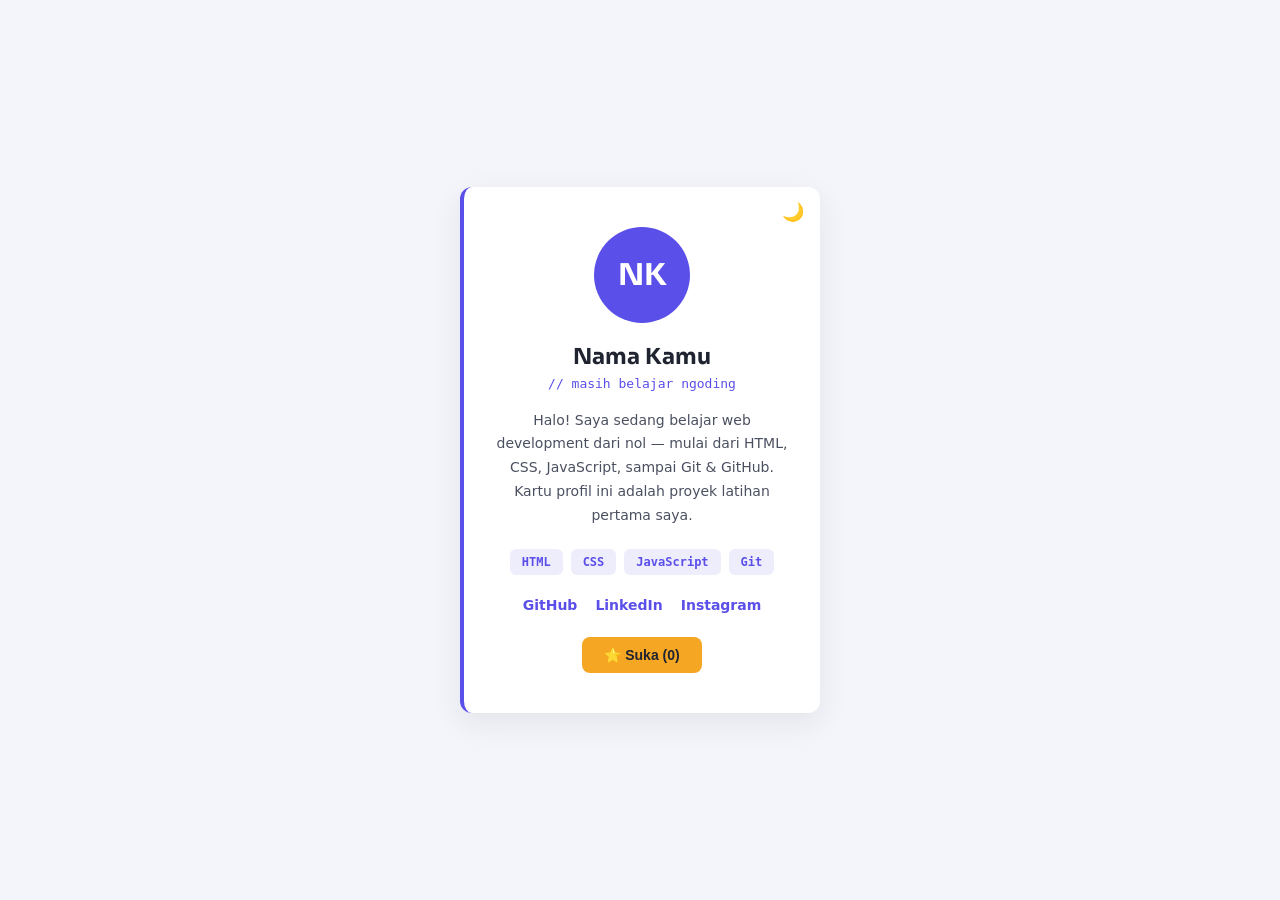
<file: Kartu/index.html>
<!DOCTYPE html>
<html lang="id">
<head>
  <meta charset="UTF-8">
  <meta name="viewport" content="width=device-width, initial-scale=1.0">
  <title>Kartu Profil — Nama Kamu</title>
  <link rel="preconnect" href="https://fonts.googleapis.com">
  <link href="https://fonts.googleapis.com/css2?family=Sora:wght@600;700&display=swap" rel="stylesheet">
  <link rel="stylesheet" href="style.css">
</head>
<body>
  <div class="card">
    <button id="toggle-tema" class="toggle-tema" aria-label="Ganti mode gelap/terang">🌙</button>

    <div class="avatar">NK</div>

    <h1>Nama Kamu</h1>
    <p class="tagline">// masih belajar ngoding</p>

    <p class="bio">
      Halo! Saya sedang belajar web development dari nol — mulai dari HTML, CSS,
      JavaScript, sampai Git &amp; GitHub. Kartu profil ini adalah proyek latihan pertama saya.
    </p>

    <ul class="skills">
      <li class="skill-tag">HTML</li>
      <li class="skill-tag">CSS</li>
      <li class="skill-tag">JavaScript</li>
      <li class="skill-tag">Git</li>
    </ul>

    <div class="social-links">
      <a href="#" target="_blank" rel="noopener">GitHub</a>
      <a href="#" target="_blank" rel="noopener">LinkedIn</a>
      <a href="#" target="_blank" rel="noopener">Instagram</a>
    </div>

    <button id="like-button" class="like-button">
      ⭐ Suka (<span id="like-count">0</span>)
    </button>
  </div>

  <script src="script.js"></script>
</body>
</html>
</file>
<file: Kartu/style.css>
/* ===== Reset dasar ===== */
* {
  margin: 0;
  padding: 0;
  box-sizing: border-box;
}

body {
  font-family: system-ui, -apple-system, "Segoe UI", Roboto, sans-serif;
  background-color: #f4f5fa;
  color: #1f2430;
  display: flex;
  justify-content: center;
  align-items: center;
  min-height: 100vh;
  padding: 20px;
  transition: background-color 0.3s ease, color 0.3s ease;
}

/* ===== Kartu utama ===== */
.card {
  position: relative;
  background-color: #ffffff;
  border-left: 4px solid #5b4fe9;
  padding: 40px 32px;
  border-radius: 12px;
  box-shadow: 0 10px 30px rgba(31, 36, 48, 0.08);
  text-align: center;
  max-width: 360px;
  width: 100%;
  transition: background-color 0.3s ease, color 0.3s ease;
}

/* Avatar bulat berisi inisial nama */
.avatar {
  width: 96px;
  height: 96px;
  border-radius: 50%;
  background: #5b4fe9;
  color: white;
  display: flex;
  align-items: center;
  justify-content: center;
  font-family: "Sora", system-ui, sans-serif;
  font-size: 30px;
  font-weight: 700;
  margin: 0 auto 20px;
}

.card h1 {
  font-family: "Sora", system-ui, sans-serif;
  font-size: 22px;
  font-weight: 700;
  margin-bottom: 6px;
}

.tagline {
  font-family: ui-monospace, "SF Mono", Menlo, Consolas, monospace;
  font-size: 13px;
  color: #5b4fe9;
  margin-bottom: 18px;
}

.bio {
  font-size: 14px;
  line-height: 1.7;
  color: #4b5060;
  margin-bottom: 22px;
}

/* ===== Daftar skill ===== */
.skills {
  list-style: none;
  display: flex;
  flex-wrap: wrap;
  justify-content: center;
  gap: 8px;
  margin-bottom: 22px;
}

.skill-tag {
  font-family: ui-monospace, "SF Mono", Menlo, Consolas, monospace;
  background-color: #eeedfc;
  color: #5b4fe9;
  padding: 6px 12px;
  border-radius: 6px;
  font-size: 12px;
  font-weight: 600;
}

/* ===== Link sosial media ===== */
.social-links {
  display: flex;
  justify-content: center;
  gap: 18px;
  margin-bottom: 24px;
}

.social-links a {
  color: #5b4fe9;
  text-decoration: none;
  font-size: 14px;
  font-weight: 600;
}

.social-links a:hover {
  text-decoration: underline;
}

/* ===== Tombol-tombol ===== */
.like-button {
  background-color: #f5a623;
  color: #1f2430;
  border: none;
  padding: 10px 22px;
  border-radius: 8px;
  font-size: 14px;
  font-weight: 700;
  cursor: pointer;
  transition: transform 0.15s ease;
}

.like-button:hover {
  transform: translateY(-2px);
}

.toggle-tema {
  position: absolute;
  top: 16px;
  right: 16px;
  background: none;
  border: none;
  font-size: 18px;
  cursor: pointer;
  line-height: 1;
}

/* ===== Fokus keyboard, penting untuk aksesibilitas ===== */
button:focus-visible,
a:focus-visible {
  outline: 2px solid #5b4fe9;
  outline-offset: 2px;
}

/* ===== Mode gelap ===== */
body.dark {
  background-color: #12172b;
  color: #f1f2f6;
}

body.dark .card {
  background-color: #1b2140;
  border-left-color: #8b7ff5;
  box-shadow: 0 10px 30px rgba(0, 0, 0, 0.35);
}

body.dark .avatar {
  background: #8b7ff5;
}

body.dark .tagline {
  color: #8b7ff5;
}

body.dark .bio {
  color: #b8bedb;
}

body.dark .skill-tag {
  background-color: #2a2f52;
  color: #b7aeff;
}

body.dark .social-links a {
  color: #b7aeff;
}

/* ===== Responsif untuk layar kecil ===== */
@media (max-width: 400px) {
  .card {
    padding: 32px 20px;
  }
}

/* ===== Hormati pengguna yang memilih kurangi animasi ===== */
@media (prefers-reduced-motion: reduce) {
  * {
    transition: none !important;
  }
}
</file>
